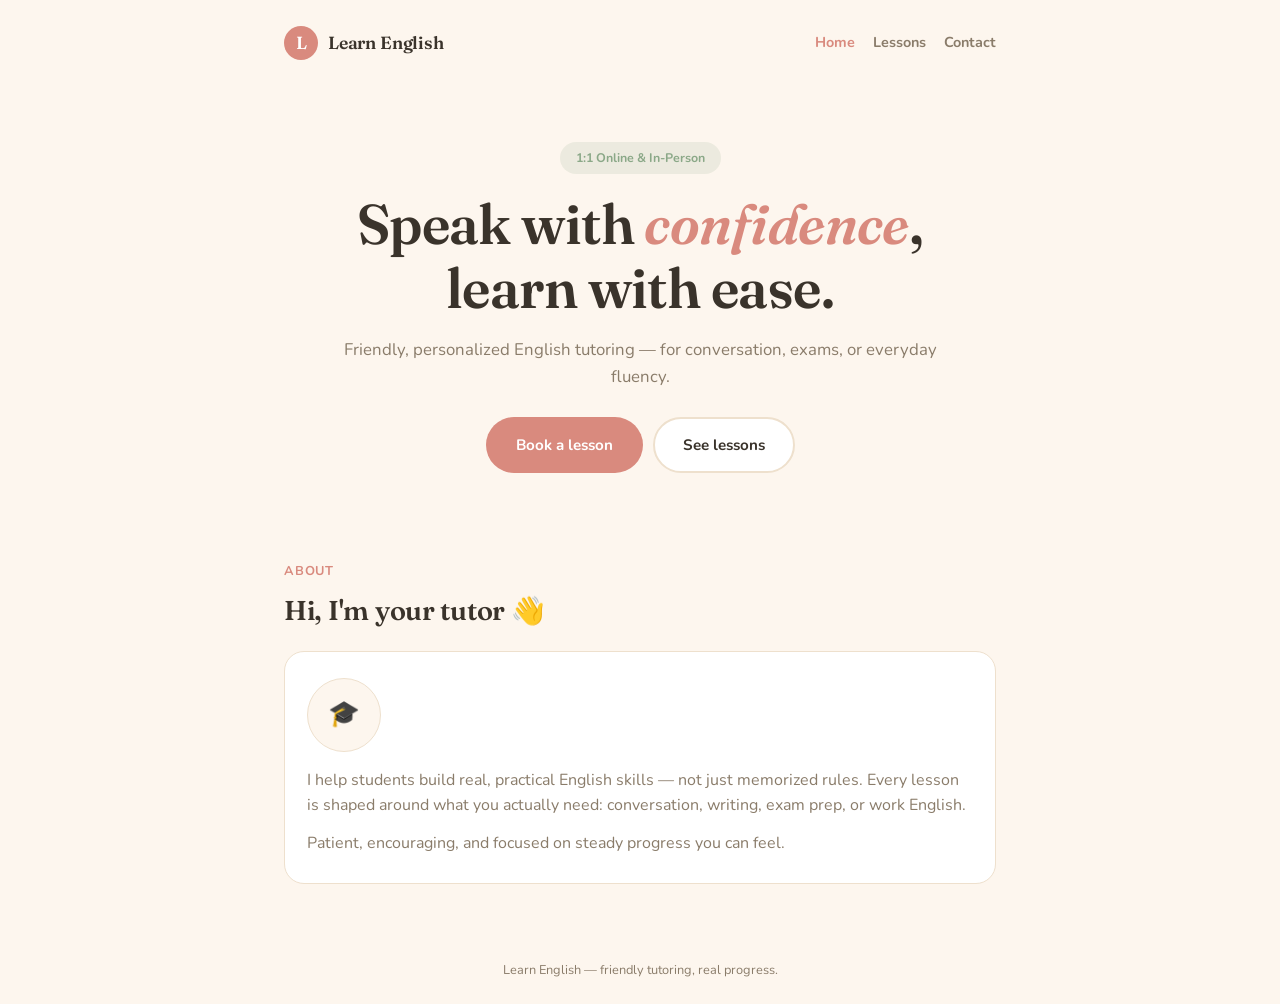
<file: Index.html>
<!DOCTYPE html>
<html lang="en">
<head>
  <meta charset="UTF-8">
  <meta name="viewport" content="width=device-width, initial-scale=1.0">
  <title>语Learn — English Tutoring</title>
  <link rel="preconnect" href="https://fonts.googleapis.com">
  <link rel="preconnect" href="https://fonts.gstatic.com" crossorigin>
  <link href="https://fonts.googleapis.com/css2?family=Fraunces:opsz,wght@9..144,500;9..144,600&family=Nunito:wght@400;500;600;700&display=swap" rel="stylesheet">
  <link rel="stylesheet" href="styles.css">
</head>
<body>
  <div class="site-shell">
    <header class="site-header">
      <a class="brand" href="Index.html"><span class="logo-mark">L</span><span>Learn English</span></a>
      <nav aria-label="Main navigation">
        <a class="active" href="Index.html">Home</a>
        <a href="Lessons.html">Lessons</a>
        <a href="Contact.html">Contact</a>
      </nav>
    </header>

    <main>
      <section class="hero">
        <span class="hero-badge">1:1 Online &amp; In-Person</span>
        <h1>Speak with <em>confidence</em>, learn with ease.</h1>
        <p>Friendly, personalized English tutoring — for conversation, exams, or everyday fluency.</p>
        <div class="cta-row">
          <a href="Contact.html" class="btn btn-primary">Book a lesson</a>
          <a href="Lessons.html" class="btn btn-secondary">See lessons</a>
        </div>
      </section>

      <section class="content-section">
        <div class="section-tag">About</div>
        <h2>Hi, I'm your tutor 👋</h2>
        <div class="about-card">
          <div class="about-photo">🎓</div>
          <p>I help students build real, practical English skills — not just memorized rules. Every lesson is shaped around what you actually need: conversation, writing, exam prep, or work English.</p>
          <p>Patient, encouraging, and focused on steady progress you can feel.</p>
        </div>
      </section>
    </main>

    <footer>Learn English — friendly tutoring, real progress.</footer>
  </div>
</body>
</html>
</file>
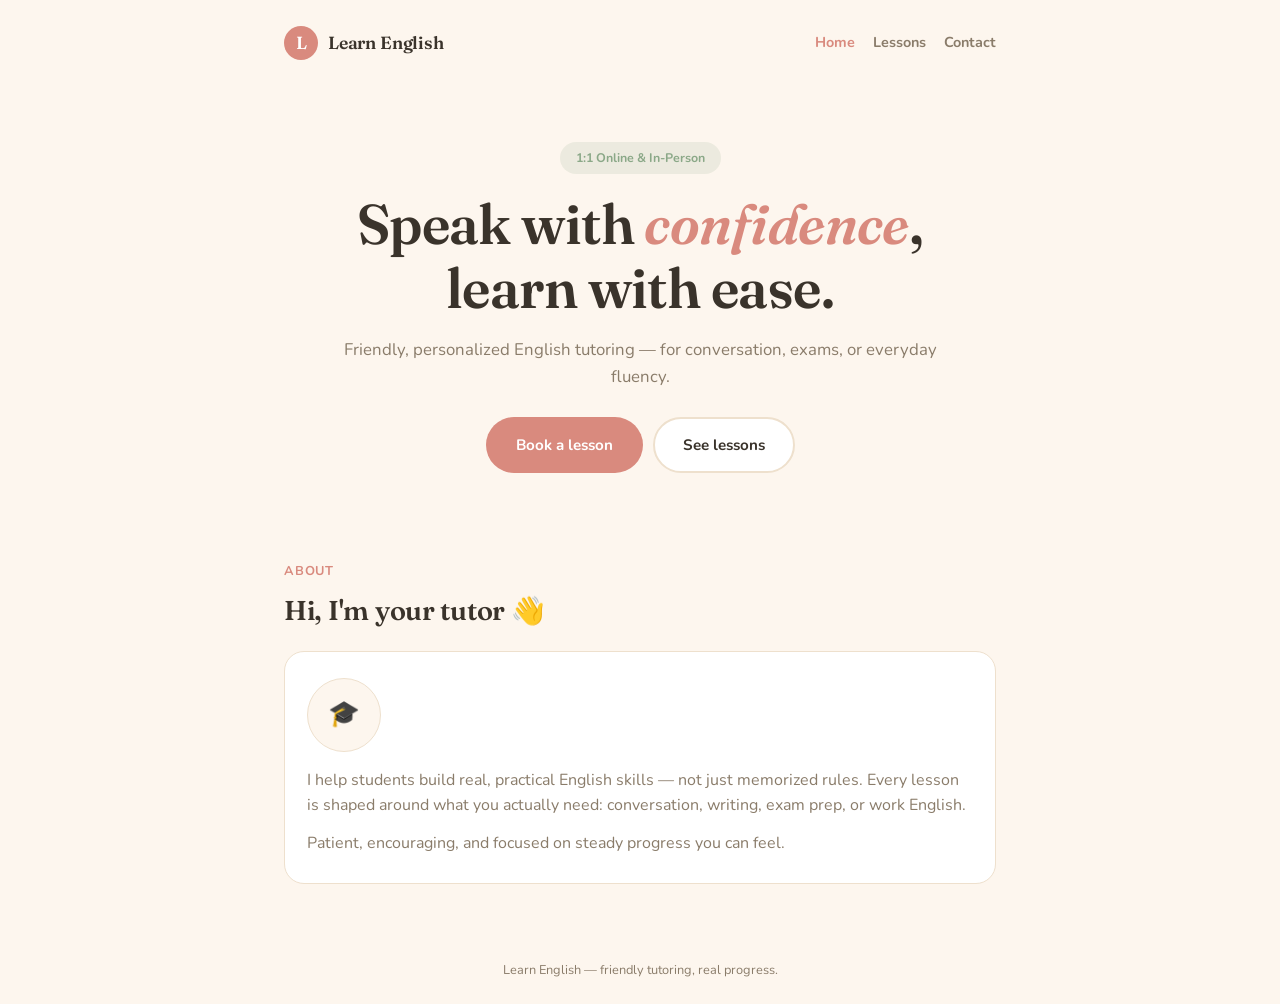
<file: index.html>
<!DOCTYPE html>
<html lang="en">
<head>
  <meta charset="UTF-8">
  <meta name="viewport" content="width=device-width, initial-scale=1.0">
  <title>语Learn — English Tutoring</title>
  <link rel="preconnect" href="https://fonts.googleapis.com">
  <link rel="preconnect" href="https://fonts.gstatic.com" crossorigin>
  <link href="https://fonts.googleapis.com/css2?family=Fraunces:opsz,wght@9..144,500;9..144,600&family=Nunito:wght@400;500;600;700&display=swap" rel="stylesheet">
  <link rel="stylesheet" href="styles.css">
</head>
<body>
  <div class="site-shell">
    <header class="site-header">
      <a class="brand" href="index.html"><span class="logo-mark">L</span><span>Learn English</span></a>
      <nav aria-label="Main navigation">
        <a class="active" href="index.html">Home</a>
        <a href="Lessons.html">Lessons</a>
        <a href="Contact.html">Contact</a>
      </nav>
    </header>

    <main>
      <section class="hero">
        <span class="hero-badge">1:1 Online &amp; In-Person</span>
        <h1>Speak with <em>confidence</em>, learn with ease.</h1>
        <p>Friendly, personalized English tutoring — for conversation, exams, or everyday fluency.</p>
        <div class="cta-row">
          <a href="Contact.html" class="btn btn-primary">Book a lesson</a>
          <a href="Lessons.html" class="btn btn-secondary">See lessons</a>
        </div>
      </section>

      <section class="content-section">
        <div class="section-tag">About</div>
        <h2>Hi, I'm your tutor 👋</h2>
        <div class="about-card">
          <div class="about-photo">🎓</div>
          <p>I help students build real, practical English skills — not just memorized rules. Every lesson is shaped around what you actually need: conversation, writing, exam prep, or work English.</p>
          <p>Patient, encouraging, and focused on steady progress you can feel.</p>
        </div>
      </section>
    </main>

    <footer>Learn English — friendly tutoring, real progress.</footer>
  </div>
</body>
</html>
</file>
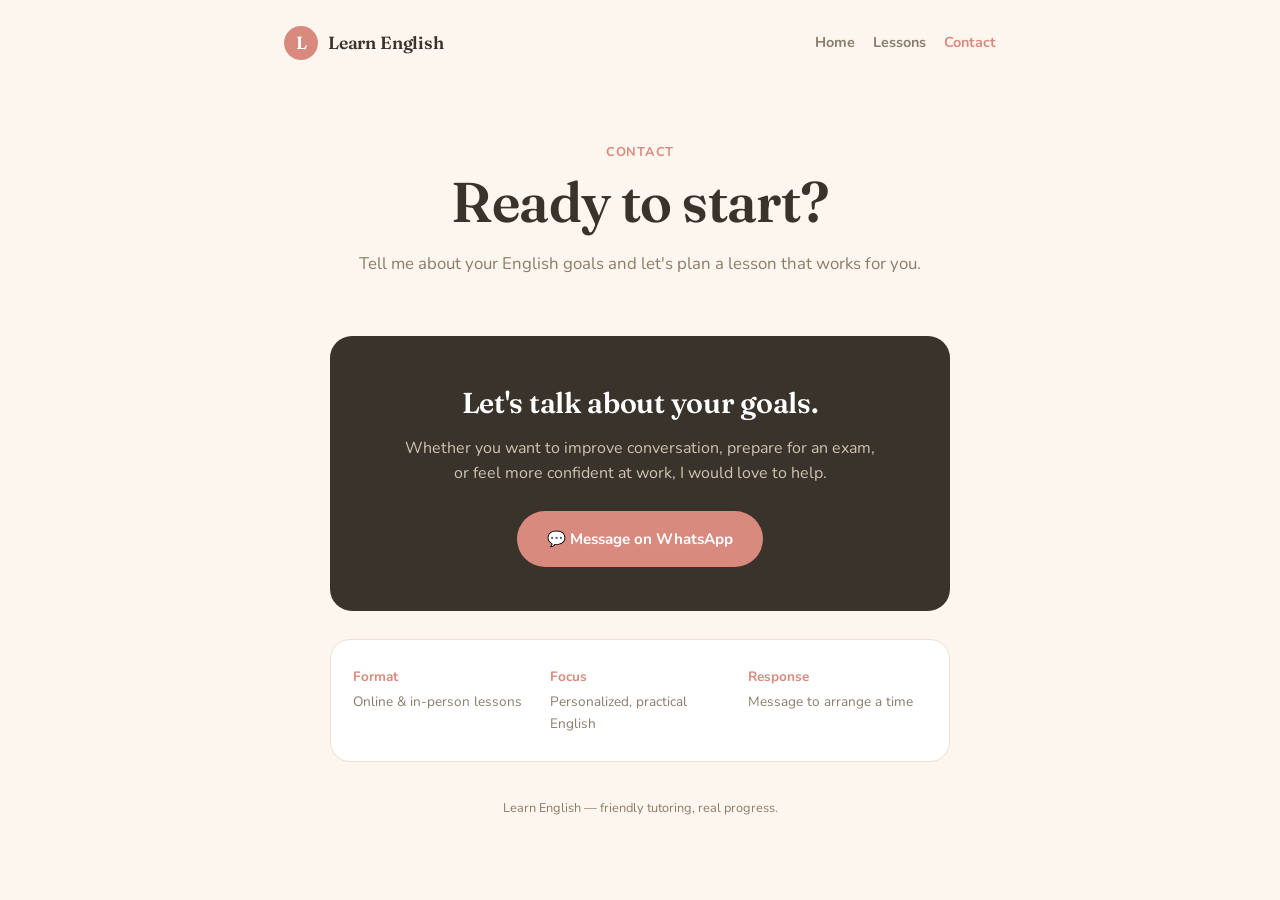
<file: Contact.html>
<!DOCTYPE html>
<html lang="en">
<head>
  <meta charset="UTF-8">
  <meta name="viewport" content="width=device-width, initial-scale=1.0">
  <title>Contact — 语Learn</title>
  <link rel="preconnect" href="https://fonts.googleapis.com">
  <link rel="preconnect" href="https://fonts.gstatic.com" crossorigin>
  <link href="https://fonts.googleapis.com/css2?family=Fraunces:opsz,wght@9..144,500;9..144,600&family=Nunito:wght@400;500;600;700&display=swap" rel="stylesheet">
  <link rel="stylesheet" href="styles.css">
</head>
<body>
  <div class="site-shell">
    <header class="site-header">
      <a class="brand" href="index.html"><span class="logo-mark">L</span><span>Learn English</span></a>
      <nav aria-label="Main navigation">
        <a href="index.html">Home</a>
        <a href="Lessons.html">Lessons</a>
        <a class="active" href="Contact.html">Contact</a>
      </nav>
    </header>

    <main>
      <section class="page-intro">
        <div class="section-tag">Contact</div>
        <h1>Ready to start?</h1>
        <p>Tell me about your English goals and let's plan a lesson that works for you.</p>
      </section>

      <section class="contact-card">
        <h2>Let's talk about your goals.</h2>
        <p>Whether you want to improve conversation, prepare for an exam, or feel more confident at work, I would love to help.</p>
        <a class="btn btn-primary" href="https://wa.me/251900000000" target="_blank" rel="noopener">💬 Message on WhatsApp</a>
      </section>

      <section class="contact-details">
        <div><strong>Format</strong><span>Online &amp; in-person lessons</span></div>
        <div><strong>Focus</strong><span>Personalized, practical English</span></div>
        <div><strong>Response</strong><span>Message to arrange a time</span></div>
      </section>
    </main>

    <footer>Learn English — friendly tutoring, real progress.</footer>
  </div>
</body>
</html>
</file>
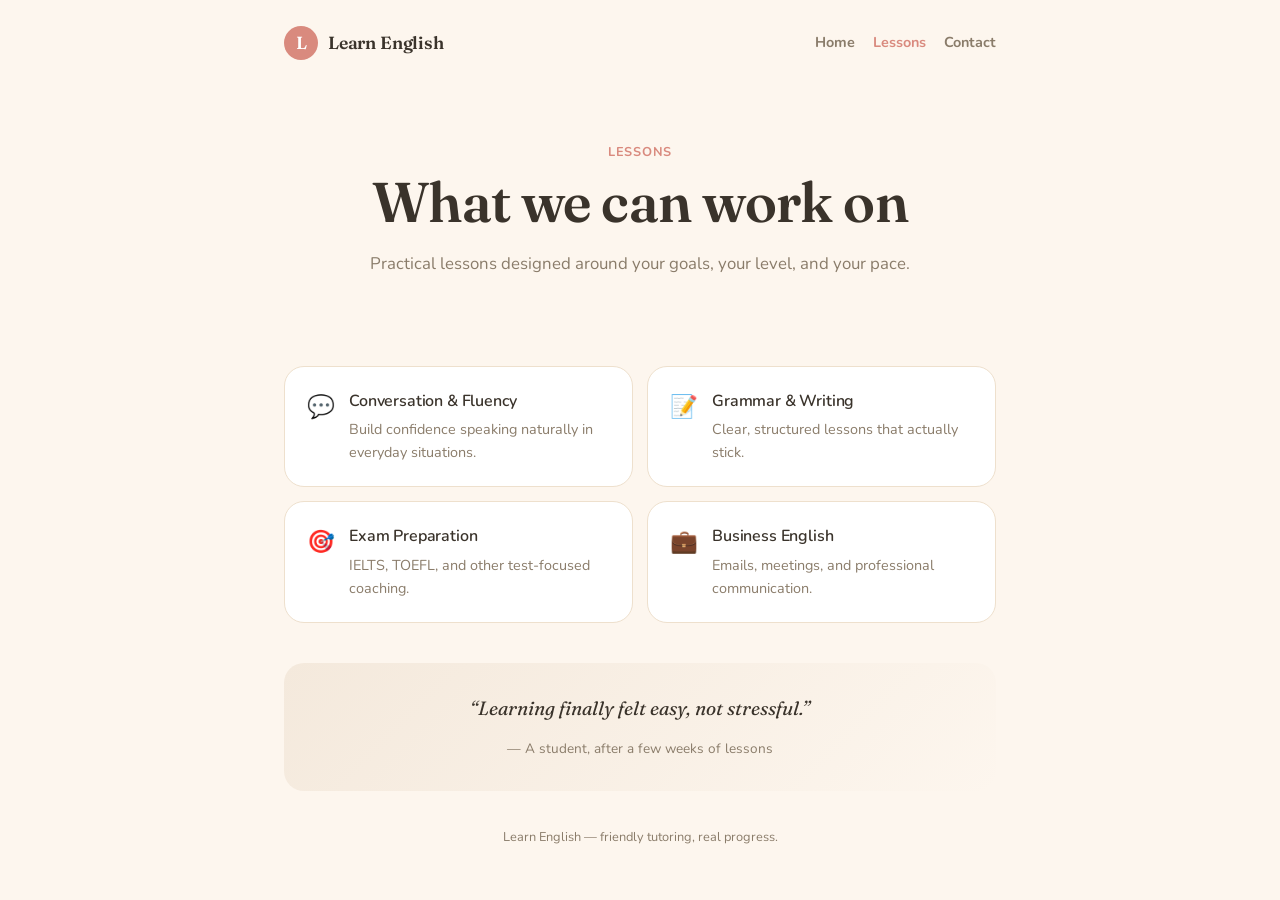
<file: Lessons.html>
<!DOCTYPE html>
<html lang="en">
<head>
  <meta charset="UTF-8">
  <meta name="viewport" content="width=device-width, initial-scale=1.0">
  <title>Lessons — 语Learn</title>
  <link rel="preconnect" href="https://fonts.googleapis.com">
  <link rel="preconnect" href="https://fonts.gstatic.com" crossorigin>
  <link href="https://fonts.googleapis.com/css2?family=Fraunces:opsz,wght@9..144,500;9..144,600&family=Nunito:wght@400;500;600;700&display=swap" rel="stylesheet">
  <link rel="stylesheet" href="styles.css">
</head>
<body>
  <div class="site-shell">
    <header class="site-header">
      <a class="brand" href="index.html"><span class="logo-mark">L</span><span>Learn English</span></a>
      <nav aria-label="Main navigation">
        <a href="index.html">Home</a>
        <a class="active" href="Lessons.html">Lessons</a>
        <a href="Contact.html">Contact</a>
      </nav>
    </header>

    <main>
      <section class="page-intro">
        <div class="section-tag">Lessons</div>
        <h1>What we can work on</h1>
        <p>Practical lessons designed around your goals, your level, and your pace.</p>
      </section>

      <section class="lesson-grid" aria-label="Available lessons">
        <article class="lesson"><span class="icon">💬</span><div><h2>Conversation &amp; Fluency</h2><p>Build confidence speaking naturally in everyday situations.</p></div></article>
        <article class="lesson"><span class="icon">📝</span><div><h2>Grammar &amp; Writing</h2><p>Clear, structured lessons that actually stick.</p></div></article>
        <article class="lesson"><span class="icon">🎯</span><div><h2>Exam Preparation</h2><p>IELTS, TOEFL, and other test-focused coaching.</p></div></article>
        <article class="lesson"><span class="icon">💼</span><div><h2>Business English</h2><p>Emails, meetings, and professional communication.</p></div></article>
      </section>

      <section class="testimonial">
        <p>“Learning finally felt easy, not stressful.”</p>
        <span>— A student, after a few weeks of lessons</span>
      </section>
    </main>

    <footer>Learn English — friendly tutoring, real progress.</footer>
  </div>
</body>
</html>
</file>
<file: styles.css>
:root {
  --bg: #fdf6ee;
  --surface: #ffffff;
  --ink: #3a332b;
  --ink-soft: #8a7c6a;
  --line: #eee0cd;
  --rose: #d98a7e;
  --sage: #8ba888;
}

* { margin: 0; padding: 0; box-sizing: border-box; }
body { background: var(--bg); color: var(--ink); font-family: 'Nunito', system-ui, sans-serif; line-height: 1.6; }
a { color: inherit; }
h1, h2, .brand { font-family: 'Fraunces', serif; font-weight: 600; letter-spacing: -0.01em; }
.site-shell { max-width: 760px; margin: 0 auto; padding: 0 24px; }
.site-header { padding: 26px 0 10px; display: flex; align-items: center; justify-content: space-between; gap: 20px; }
.brand { display: inline-flex; align-items: center; gap: 10px; text-decoration: none; font-size: 1.1rem; white-space: nowrap; }
.logo-mark { width: 34px; height: 34px; border-radius: 50%; background: var(--rose); display: inline-flex; align-items: center; justify-content: center; color: #fff; }
nav { display: flex; gap: 18px; }
nav a { color: var(--ink-soft); font-size: .9rem; font-weight: 700; text-decoration: none; }
nav a:hover, nav a.active { color: var(--rose); }
.hero, .page-intro { padding: 72px 0 48px; text-align: center; max-width: 620px; margin: 0 auto; }
.hero-badge { display: inline-block; background: rgba(139,168,136,.15); color: var(--sage); font-size: .78rem; font-weight: 700; padding: 6px 16px; border-radius: 999px; margin-bottom: 18px; }
h1 { font-size: clamp(2.2rem, 7vw, 3.5rem); line-height: 1.15; margin-bottom: 16px; }
.hero h1 em { color: var(--rose); font-style: italic; }
.hero p, .page-intro p { color: var(--ink-soft); font-size: 1.05rem; }
.cta-row { display: flex; gap: 10px; justify-content: center; flex-wrap: wrap; margin-top: 26px; }
.btn { display: inline-flex; align-items: center; justify-content: center; gap: 8px; font-weight: 700; font-size: .95rem; padding: 14px 28px; border-radius: 999px; text-decoration: none; transition: all .15s ease; border: 2px solid transparent; }
.btn-primary { background: var(--rose); color: #fff; }
.btn-primary:hover { background: #c97768; transform: translateY(-2px); }
.btn-secondary { border-color: var(--line); color: var(--ink); background: var(--surface); }
.btn-secondary:hover { border-color: var(--rose); color: var(--rose); }
.content-section, main > section { padding: 40px 0; }
.section-tag { color: var(--rose); font-size: .8rem; font-weight: 700; text-transform: uppercase; letter-spacing: .06em; margin-bottom: 8px; }
.content-section h2 { font-size: 1.7rem; margin-bottom: 18px; }
.about-card, .lesson, .contact-details { background: var(--surface); border: 1px solid var(--line); border-radius: 20px; padding: 26px 22px; }
.about-card p { color: var(--ink-soft); margin-bottom: 12px; }
.about-card p:last-child { margin-bottom: 0; }
.about-photo { width: 74px; height: 74px; border-radius: 50%; background: var(--bg); border: 1px solid var(--line); margin-bottom: 16px; display: flex; align-items: center; justify-content: center; font-size: 1.6rem; }
.lesson-grid { display: grid; grid-template-columns: repeat(2, 1fr); gap: 14px; }
.lesson { display: flex; gap: 14px; align-items: flex-start; padding: 22px; }
.lesson .icon { font-size: 1.4rem; }
.lesson h2 { font-family: 'Nunito', sans-serif; font-size: 1rem; margin-bottom: 4px; }
.lesson p { color: var(--ink-soft); font-size: .9rem; }
.testimonial { background: linear-gradient(135deg, #f4e9dc, #fdf6ee); border-radius: 20px; padding: 30px 22px; text-align: center; }
.testimonial p { font-family: 'Fraunces', serif; font-style: italic; font-size: 1.2rem; margin-bottom: 12px; }
.testimonial span { color: var(--ink-soft); font-size: .85rem; }
.contact-card { background: var(--ink); color: #fdf6ee; border-radius: 22px; padding: 44px 30px; text-align: center; max-width: 620px; margin: 10px auto; }
.contact-card h2 { color: #fff; font-size: 1.8rem; margin-bottom: 10px; }
.contact-card p { color: #cfc4b3; margin: 0 auto 24px; max-width: 480px; }
.contact-details { display: grid; grid-template-columns: repeat(3, 1fr); gap: 18px; margin: 28px auto 0; max-width: 620px; }
.contact-details div { display: flex; flex-direction: column; gap: 3px; }
.contact-details strong { font-size: .85rem; color: var(--rose); }
.contact-details span { color: var(--ink-soft); font-size: .85rem; }
footer { text-align: center; padding: 36px 0 24px; color: var(--ink-soft); font-size: .8rem; }
@media (max-width: 600px) {
  .site-header { align-items: flex-start; flex-direction: column; }
  nav { gap: 14px; }
  .hero, .page-intro { padding-top: 48px; }
  .lesson-grid, .contact-details { grid-template-columns: 1fr; }
}
</file>
